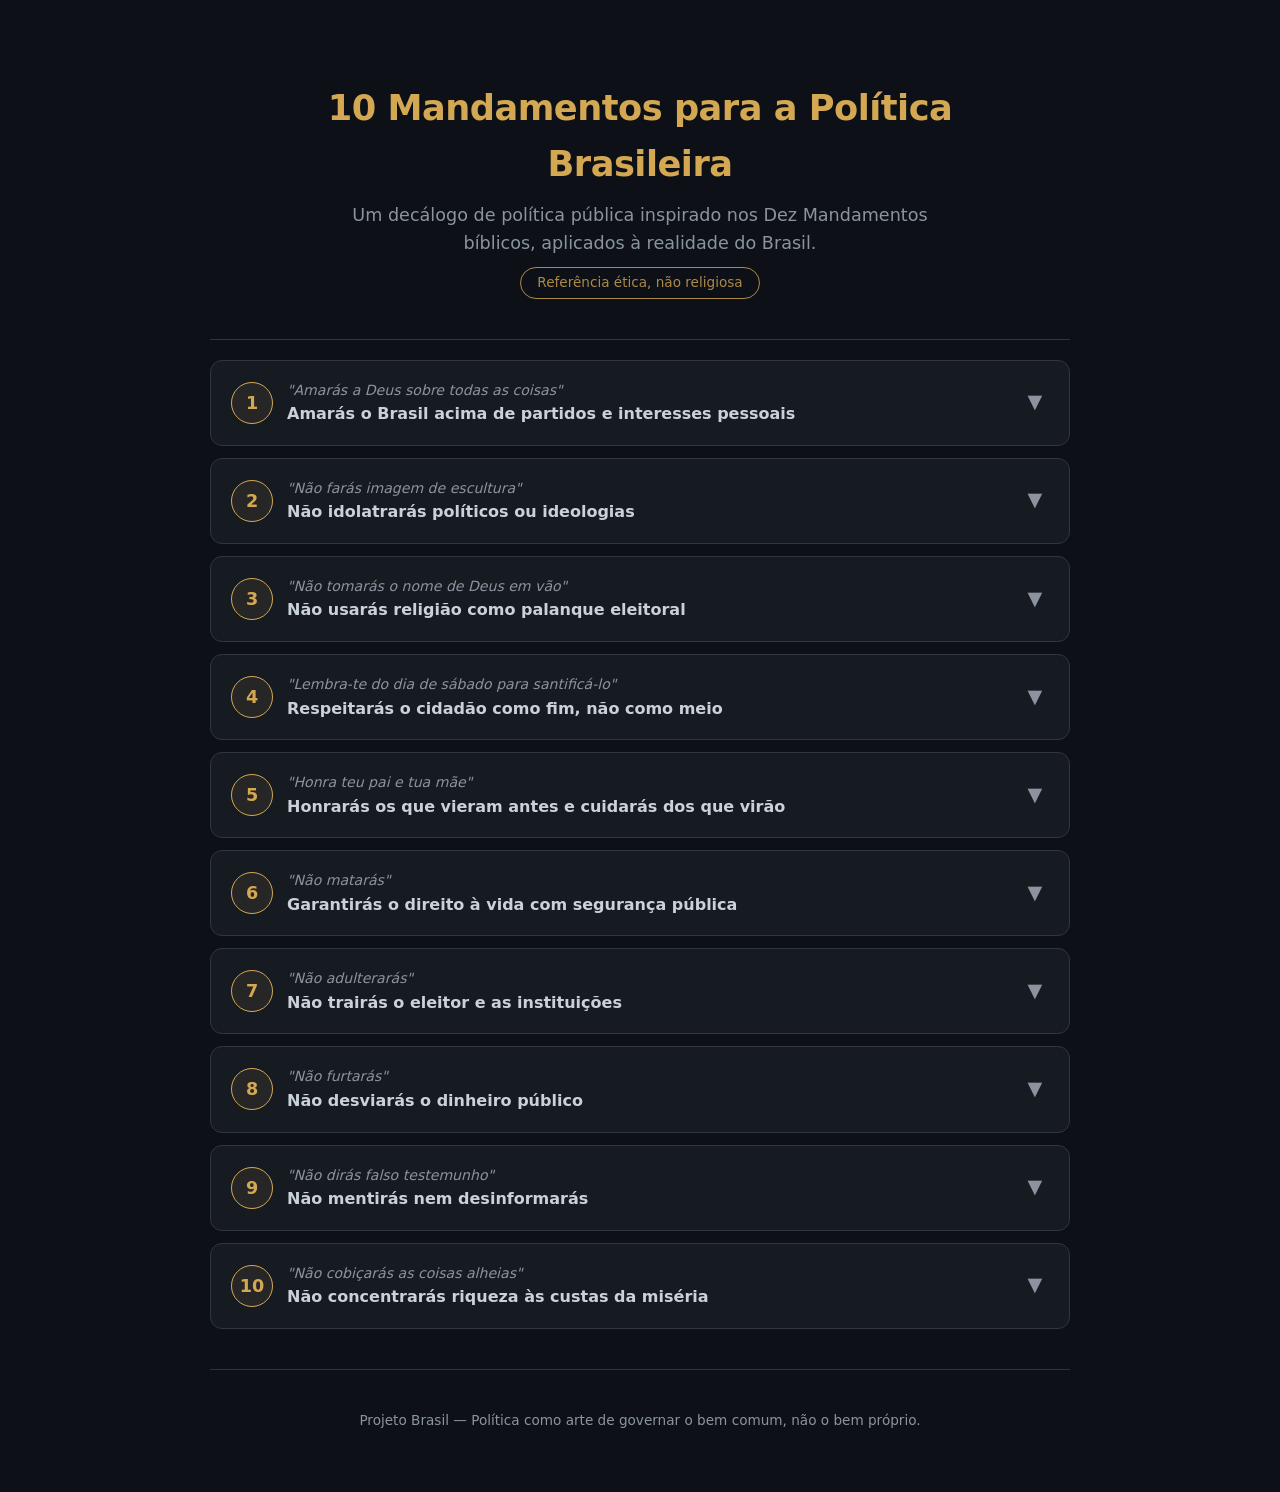
<file: index.html>
<!DOCTYPE html>
<html lang="pt-BR">
<head>
    <meta charset="UTF-8">
    <meta name="viewport" content="width=device-width, initial-scale=1.0">
    <title>10 Mandamentos para a Política Brasileira</title>
    <style>
        :root {
            --bg: #0d1117;
            --card: #161b22;
            --border: #30363d;
            --text: #c9d1d9;
            --muted: #8b949e;
            --gold: #d4a853;
            --gold-bg: rgba(212,168,83,0.08);
            --accent: #58a6ff;
            --accent-bg: rgba(88,166,255,0.06);
            --green: #3fb950;
            --red: #f85149;
            --radius: 12px;
        }
        * { margin: 0; padding: 0; box-sizing: border-box; }
        body {
            background: var(--bg);
            color: var(--text);
            font-family: 'Segoe UI', system-ui, -apple-system, sans-serif;
            line-height: 1.6;
            min-height: 100vh;
        }
        .container {
            max-width: 900px;
            margin: 0 auto;
            padding: 20px;
        }
        header {
            text-align: center;
            padding: 60px 20px 40px;
            border-bottom: 1px solid var(--border);
            margin-bottom: 20px;
        }
        header h1 {
            font-size: 2.2em;
            color: var(--gold);
            letter-spacing: -0.5px;
            margin-bottom: 8px;
        }
        header p {
            color: var(--muted);
            font-size: 1.1em;
            max-width: 600px;
            margin: 0 auto;
        }
        header .biblical {
            display: inline-block;
            margin-top: 10px;
            padding: 4px 16px;
            border: 1px solid var(--gold);
            border-radius: 20px;
            color: var(--gold);
            font-size: 0.85em;
            opacity: 0.8;
        }

        /* Mandamento card */
        .mandamento {
            margin-bottom: 12px;
            border: 1px solid var(--border);
            border-radius: var(--radius);
            background: var(--card);
            overflow: hidden;
            transition: border-color 0.3s;
        }
        .mandamento:hover { border-color: #484f58; }
        .mandamento.open { border-color: var(--gold); }

        .mandamento-header {
            display: flex;
            align-items: center;
            padding: 18px 20px;
            cursor: pointer;
            user-select: none;
            gap: 14px;
            transition: background 0.2s;
        }
        .mandamento-header:hover { background: var(--gold-bg); }

        .numeral {
            width: 42px; height: 42px;
            border-radius: 50%;
            background: var(--gold-bg);
            border: 1px solid var(--gold);
            display: flex;
            align-items: center;
            justify-content: center;
            font-weight: 700;
            font-size: 1.1em;
            color: var(--gold);
            flex-shrink: 0;
        }
        .mandamento.open .numeral {
            background: var(--gold);
            color: var(--bg);
        }

        .mandamento-title {
            flex: 1;
            min-width: 0;
        }
        .mandamento-title .biblical {
            font-size: 0.88em;
            color: var(--muted);
            font-style: italic;
            display: block;
            white-space: nowrap;
            overflow: hidden;
            text-overflow: ellipsis;
        }
        .mandamento-title .secular {
            font-size: 1em;
            font-weight: 600;
            color: var(--text);
            display: block;
        }
        .mandamento.open .mandamento-title .secular { color: var(--gold); }

        .arrow {
            width: 28px; height: 28px;
            display: flex;
            align-items: center;
            justify-content: center;
            transition: transform 0.3s;
            color: var(--muted);
            font-size: 1.2em;
            flex-shrink: 0;
        }
        .mandamento.open .arrow { transform: rotate(180deg); color: var(--gold); }

        .mandamento-body {
            max-height: 0;
            overflow: hidden;
            transition: max-height 0.5s ease;
        }
        .mandamento.open .mandamento-body {
            max-height: 99999px; /* large enough */
        }
        .mandamento-content {
            padding: 0 20px 20px 76px;
            color: var(--muted);
            font-size: 0.95em;
        }
        .btn-ver-mais {
            display: inline-block;
            margin-top: 8px;
            padding: 6px 16px;
            background: transparent;
            border: 1px solid var(--gold);
            color: var(--gold);
            border-radius: 20px;
            font-size: 0.82em;
            cursor: pointer;
            text-decoration: none;
            transition: all 0.2s;
        }
        .btn-ver-mais:hover {
            background: var(--gold);
            color: var(--bg);
        }
        .mandamento-content .intro {
            margin-bottom: 16px;
            color: #a5acb8;
            line-height: 1.7;
        }

        /* Sub-item (level 2) */
        .subitem {
            margin-bottom: 6px;
            border: 1px solid var(--border);
            border-radius: 8px;
            background: #0d1117;
            overflow: hidden;
        }
        .subitem-header {
            display: flex;
            align-items: center;
            padding: 12px 14px;
            cursor: pointer;
            user-select: none;
            gap: 8px;
            transition: background 0.2s;
        }
        .subitem-header:hover { background: var(--accent-bg); }
        .subitem.open .subitem-header { background: var(--accent-bg); }
        .subitem.open { border-color: var(--accent); }

        .subitem-icon {
            font-size: 0.85em;
            color: var(--accent);
            flex-shrink: 0;
        }
        .subitem-text {
            flex: 1;
            font-size: 0.92em;
            color: #b1bac4;
            font-weight: 500;
            line-height: 1.4;
        }
        .subitem.open .subitem-text { color: var(--accent); }

        .subitem-arrow {
            font-size: 0.8em;
            color: var(--muted);
            transition: transform 0.3s;
            flex-shrink: 0;
        }
        .subitem.open .subitem-arrow { transform: rotate(180deg); color: var(--accent); }

        .subitem-body {
            max-height: 0;
            overflow: hidden;
            transition: max-height 0.4s ease;
        }
        .subitem.open .subitem-body { max-height: 99999px; }
        .subitem-detail {
            padding: 0 14px 14px 34px;
            color: var(--muted);
            font-size: 0.9em;
            line-height: 1.7;
            border-top: 1px solid rgba(48,54,61,0.5);
            padding-top: 12px;
            margin-top: 0;
        }

        /* Nested sub-sub-items */
        .subsubitem {
            margin-bottom: 4px;
            border-left: 2px solid var(--border);
            padding: 6px 0 6px 12px;
        }
        .subsubitem strong {
            color: var(--green);
            display: block;
            margin-bottom: 3px;
            font-size: 0.88em;
        }
        .subsubitem p {
            color: var(--muted);
            font-size: 0.85em;
            margin: 0;
            line-height: 1.6;
        }

        footer {
            text-align: center;
            padding: 40px 20px;
            color: var(--muted);
            font-size: 0.85em;
            border-top: 1px solid var(--border);
            margin-top: 40px;
        }

        @media (max-width: 600px) {
            .mandamento-content { padding: 0 12px 12px 50px; }
            header h1 { font-size: 1.5em; }
            .numeral { width: 34px; height: 34px; font-size: 0.95em; }
        }
    </style>
</head>
<body>
<div class="container">

<header>
    <h1>10 Mandamentos para a Política Brasileira</h1>
    <p>Um decálogo de política pública inspirado nos Dez Mandamentos bíblicos, aplicados à realidade do Brasil.</p>
    <span class="biblical">Referência ética, não religiosa</span>
</header>

<div id="mandamentos"></div>

<footer>
    Projeto Brasil &mdash; Política como arte de governar o bem comum, não o bem próprio.
</footer>

</div>

<script>
const mandamentos = [
    {
        num: 1,
        biblical: "Amarás a Deus sobre todas as coisas",
        secular: "Amarás o Brasil acima de partidos e interesses pessoais",
        intro: "O político deve lealdade ao país e ao povo, não ao partido, ao lobby ou ao próprio bolso. O primeiro mandamento bíblico estabelece a primazia de Deus sobre qualquer outro vínculo — e se há algo que a política brasileira demonstra é que os vínculos partidários, corporativos e financeiros sempre falaram mais alto que o interesse do país.",
        items: [
            {
                title: "Fim do fundo partidário — \"Partido se mantém com apoio popular, não com imposto do povo\"",
                detail: "Criado em 1965, o fundo partidário distribuiu R$ 1,2 bilhão em 2024. O Brasil tem 29 partidos registrados no TSE, mas menos de metade tem representação real no Congresso. Muitos são \"partidos de balcão\" — existem apenas para vender tempo de TV e alugar legenda. Solução: extinção total. Partidos se mantêm com contribuições voluntárias de filiados. Um partido que não convence nem seus militantes a contribuir não tem razão de existir."
            },
            {
                title: "Fim do fundão eleitoral — \"Dinheiro de hospital não financia santinho\"",
                detail: "Criado em 2017, o Fundo Especial de Financiamento de Campanha distribui R$ 5 bilhões por eleição. Esse valor equivale ao orçamento anual de 10 hospitais de grande porte ou 50.000 salários de professor. O fundão banca santinhos, jingles e cabos eleitorais — e o contribuinte paga a campanha de todos os candidatos, goste ou não. Solução: extinção total."
            },
            {
                title: "Teto de gastos por candidato — \"Não se compra eleição com dinheiro público nem privado\"",
                detail: "Hoje o teto para Deputado Federal é R$ 3,5 milhões. Na prática, quem gasta mais contrata mais marqueteiros e abafa os concorrentes. Proposta: teto único de R$ 300.000 para todos os candidatos ao mesmo cargo — suficiente para material gráfico e redes sociais. Quem gasta R$ 3,5 milhões não representa o povo, representa quem bancou a campanha."
            },
            {
                title: "Doações apenas de pessoas físicas com limite — \"Empresas não votam, pessoas votam\"",
                detail: "A doação empresarial foi proibida pelo STF em 2015 (ADI 4.650), mas surgiram brechas: doações ocultas via partido, caixa 2 via gráficas superfaturadas e 'jabutis'. Solução: doações exclusivamente de pessoas físicas, limite de 1 salário mínimo por CPF, registro eletrônico em tempo real no site do TSE."
            },
            {
                title: "Candidatura avulsa — \"Se o mandamento é amar o Brasil acima de partidos, por que o partido é obrigatório?\"",
                detail: "A CF/88 (art. 14, §3º, V) exige filiação partidária para ser candidato. Na prática, obriga o cidadão a se curvar a um cacique partidário. A candidatura independente exige comprovação de apoio popular (2% do eleitorado do distrito com verificação biométrica) e plataforma registrada em cartório. Se eleito, vota por consciência, não por ordem de líder partidário."
            },
            {
                title: "Voto facultativo consciente — \"Cidadania não se exerce com multa de R$ 3,51\"",
                detail: "O voto obrigatório produz um eleitorado que vota por medo da multa, não por consciência. 40% dos eleitores não lembram em quem votaram (Datafolha). A qualidade da democracia se mede pelo engajamento consciente. Países com voto facultativo (EUA, Reino Unido, França, Alemanha) são igualmente democráticos."
            }
        ]
    },
    {
        num: 2,
        biblical: "Não farás imagem de escultura",
        secular: "Não idolatrarás políticos ou ideologias",
        intro: "Político não é salvador da pátria, é funcionário público com mandato revogável. O povo não deve culto a ninguém.",
        items: [
            {
                title: "Voto distrital misto — modelo alemão",
                detail: "50% dos parlamentares eleitos por distrito geográfico (o eleitor conhece e cobra seu representante local), 50% por lista partidária. Fim do deputado 'sem rosto'. O sistema atual permite que um puxador de votos com 50.000 votos eleja outros com apenas 500 votos. O distrital torna o mandato pessoal e cobrável."
            },
            {
                title: "Recall de mandato",
                detail: "O eleitor que colocou o político no cargo pode tirá-lo antes do fim do mandato, mediante abaixo-assinado. Se o Executivo pode sofrer impeachment, por que o povo não pode demitir um Deputado que traiu seus eleitores?"
            },
            {
                title: "Mandato limitado a 8 anos no mesmo cargo",
                detail: "Ninguém deve fazer carreira vitalícia em um único cargo eletivo. Renovação obrigatória da política. Soma de mandatos no mesmo cargo não pode ultrapassar 8 anos."
            }
        ]
    },
    {
        num: 3,
        biblical: "Não tomarás o nome de Deus em vão",
        secular: "Não usarás religião como palanque eleitoral",
        intro: "Deus não tem partido e fé não se vota. O terceiro mandamento proíbe usar o nome de Deus para fins vãos — e não há uso mais vão do que transformá-lo em cabo eleitoral.",
        items: [
            {
                title: "Estado laico efetivo — art. 19, I, CF/88",
                detail: "A Constituição veda à União e Estados 'estabelecer cultos religiosos ou manter com eles relações de dependência'. Na prática, o Congresso abre com oração obrigatória, repartições exibem crucifixos, e feriados seguem o calendário católico — enquanto terreiros são fechados por fiscais municipais."
            },
            {
                title: "Proibição de campanha eleitoral em templos",
                detail: "Púlpito não é palanque. Multa de R$ 100 mil por ocorrência para o candidato e para a instituição religiosa. O templo que quiser fazer debate político deve convidar todos os candidatos com regras iguais."
            },
            {
                title: "Criminalização do discurso de ódio religioso",
                detail: "STF ADO 26/2019 equiparou homofobia ao crime de racismo. O discurso religioso que incita violência ou intolerância é crime — não opinião. Fé se prega com amor, não com ódio."
            },
            {
                title: "Fim da isenção fiscal para igrejas que fazem política partidária",
                detail: "Igrejas deixam de pagar R$ 5 a R$ 8 bilhões/ano em impostos. Instituição religiosa com receita acima de R$ 1 milhão/ano deve publicar balanço contábil auditado. Uso do dízimo para campanha política, jatinho ou mansão = estelionato religioso."
            }
        ]
    },
    {
        num: 4,
        biblical: "Lembra-te do dia de sábado para santificá-lo",
        secular: "Respeitarás o cidadão como fim, não como meio",
        intro: "O trabalhador não é insumo descartável do capital. Descanso, família e lazer são direitos, não privilégios.",
        items: [
            {
                title: "Jornada de 40 horas semanais sem redução salarial",
                detail: "O Brasil parou nos anos 1980 (CF/88 fixou 44h). França (35h), Alemanha (38h) e Dinamarca (37h) provaram que menos horas não reduzem produtividade — aumentam qualidade de vida."
            },
            {
                title: "Fim da escala 6x1",
                detail: "Seis dias de trabalho para um de descanso é anacrônico. A escala ideal é 4x3 ou no máximo 5x2."
            },
            {
                title: "Direito à desconexão digital",
                detail: "Fora do horário de trabalho, patrão não manda mensagem. WhatsApp corporativo bloqueado após o expediente."
            },
            {
                title: "Moradia digna e reforma urbana",
                detail: "Brasil tem 6 milhões de famílias sem casa e 7 milhões de imóveis vazios (IBGE 2022). IPTU progressivo no tempo para imóvel ocioso (3x a 15x em 6 anos). Desapropriação após 5 anos com pagamento em títulos. MCMV a no máximo 2 km de estação de metrô/trem."
            },
            {
                title: "Regulamentação rigorosa das bets",
                detail: "Proibição de publicidade em TV e estádios. Proibido uso de cartão de crédito e Pix crédito. Limite de perda de 5% da renda líquida. Imposto de 50% sobre receita bruta destinado ao SUS para tratamento de dependentes."
            }
        ]
    },
    {
        num: 5,
        biblical: "Honra teu pai e tua mãe",
        secular: "Honrarás os que vieram antes e cuidarás dos que virão",
        intro: "Uma nação que abandona seus idosos e despreza seus professores não tem passado nem futuro.",
        items: [
            {
                title: "Reforma da previdência justa (não confiscatória)",
                detail: "Fim da DRU que desvia dinheiro da seguridade social para superávit primário. Idade mínima progressiva, mas sem exigir 40 anos de contribuição de quem começou a trabalhar aos 14."
            },
            {
                title: "Piso salarial do professor: R$ 6.000 (educação básica)",
                detail: "Professor no Brasil ganha menos que motorista de aplicativo. Países com melhor educação (Finlândia, Coreia do Sul) pagam salários dignos e atraem os melhores cérebros para a sala de aula."
            },
            {
                title: "Programa nacional de cuidado integral ao idoso",
                detail: "Centros-dia públicos, cuidadores domiciliares pelo SUS, prioridade real em filas de exames e cirurgias."
            }
        ]
    },
    {
        num: 6,
        biblical: "Não matarás",
        secular: "Garantirás o direito à vida com segurança pública",
        intro: "A omissão do Estado também mata. E o excesso do Estado mata ainda mais.",
        items: [
            {
                title: "Polícia Nacional unificada de ciclo completo",
                detail: "Fim da divisão artificial entre PM (ostensiva) e Polícia Civil (judiciária). Policial de carreira faz patrulhamento e investigação. 27 PMs + 27 PCs viram uma única Polícia Estadual integrada."
            },
            {
                title: "Desmilitarização da PM e ingresso por engajamento (CLT)",
                detail: "Fim das patentes militares. Contratação CLT (não estatutário) com processo seletivo contínuo baseado em perfil psicológico e background check. Ensino médio, idade 21 a 45 anos. Salário inicial de R$ 8.000 líquidos. Concurso público só para cargos com graduação: Delegado, Perito, Médico Legista."
            },
            {
                title: "Câmera corporal obrigatória em todo território nacional",
                detail: "Todo agente em operação usa bodycam com gravação ininterrupta. Desligar/obstruir = presunção de má-fé e inversão do ônus da prova. Cambridge (2021): redução de 93% nas queixas de abuso. PM-SP: redução de 62% na letalidade."
            },
            {
                title: "Fim da guerra às drogas + cannabis medicinal e recreativa",
                detail: "28% dos presos por tráfico são primários com menos de 100g. Uso medicinal: NEJM (2017) comprova CBD reduz 39% de convulsões. Uso recreativo: JAMA (2023) — legalização não aumenta consumo adolescente. Canadá arrecadou US$ 15 bi em 5 anos."
            },
            {
                title: "Multas de trânsito proporcionais à renda",
                detail: "Modelo finlandês. Até R$ 20.000 líquidos = multa fixa. Acima = percentual da renda líquida (2% a 5,5%). Fórmula: Renda Líquida × alíquota da faixa, teto de 50 salários mínimos."
            }
        ]
    },
    {
        num: 7,
        biblical: "Não adulterarás",
        secular: "Não trairás o eleitor e as instituições",
        intro: "O mandato é um contrato de confiança com o povo. Rompê-lo é trair a democracia.",
        items: [
            {
                title: "Fim do foro privilegiado",
                detail: "Nenhuma autoridade é julgada por tribunal especial. O Deputado que rouba deve ser julgado pelo mesmo juiz que julga o cidadão que roubou um celular."
            },
            {
                title: "Fim da reeleição: mandato único de 5 anos",
                detail: "A reeleição foi criada por FHC em 1997 e transformou o governante em candidato perpétuo. Governa pensando na campanha e usa a máquina pública para se reeleger."
            },
            {
                title: "Prisão após condenação em segunda instância",
                detail: "Confirmada a culpa por um tribunal colegiado, a pena começa. Recursos infinitos ao STJ e STF garantem impunidade eterna."
            },
            {
                title: "Uso obrigatório de serviços públicos pelo político",
                detail: "SUS obrigatório, filhos em escola pública, transporte público, aposentadoria pelo INSS no teto do RGPS, moradia funcional de até 80m². Regra: se o serviço é ruim para o político, é ruim para o povo — e será consertado rapidamente."
            },
            {
                title: "Presença mínima de 70% no plenário + férias de 15 dias em junho e 30 em dezembro",
                detail: "Abaixo de 70% = perda do mandato. Férias como qualquer trabalhador. Faltas não justificadas = desconto de R$ 1.590/dia. Teto salarial de R$ 35.000 mensais brutos, sem nenhum benefício adicional."
            }
        ]
    },
    {
        num: 8,
        biblical: "Não furtarás",
        secular: "Não desviarás o dinheiro público",
        intro: "Cada real desviado é um leito de hospital que falta, uma merenda que não chega, um professor sem salário. Corrupção é crime contra a vida.",
        items: [
            {
                title: "Corrupção como crime hediondo e inafiançável",
                detail: "Lei 8.072/90. Progressão de regime só após 2/3 da pena. Sem saidinhas, indulto ou graça. Perda automática do mandato e inelegibilidade perpétua. Imprescritível."
            },
            {
                title: "Fim dos penduricalhos — \"Contracheque em uma folha A4\"",
                detail: "Extintos: auxílio-paletó, cota parlamentar abusiva (R$ 40-100 mil+/mês), 13º/14º/15º salários, aposentadoria vitalícia para ex-Presidentes, carro blindado, passaporte diplomático para parentes. Uma linha de vencimento líquido."
            },
            {
                title: "Reestatização de serviços essenciais e monopólios naturais",
                detail: "Água, saneamento, energia, gás, ferrovias e correios não podem ser privatizados. Se forem: controle 51% de brasileiro nato, capital fechado, sem abertura em bolsa."
            },
            {
                title: "Terras raras e minerais estratégicos — soberania mineral",
                detail: "Brasil tem a 2ª maior reserva de terras raras do mundo. Nióbio: 98% das reservas mundiais vendido bruto a US$ 25/kg, revendido processado a US$ 500/kg. EBRARME: estatal 100% da União, transferência de tecnologia obrigatória, exportação só de produto processado."
            },
            {
                title: "Soberania digital e software público",
                detail: "NuvBR (nuvem soberana do Serpro). Prioridade a software livre em licitações. ComunicaBR (mensageria oficial open source). Todo código governamental publicado como open source."
            },
            {
                title: "MobilizaBR — aplicativo público de mobilidade",
                detail: "Taxa máxima de 10% para o motorista (Uber cobra 25-40%). Dados em servidor brasileiro. Preço dinâmico com teto de 1,5x. Integrado ao transporte público. Concorrência pública contra duopólio privado."
            }
        ]
    },
    {
        num: 9,
        biblical: "Não dirás falso testemunho",
        secular: "Não mentirás nem desinformarás",
        intro: "A mentira na política mata a confiança, mata a democracia e, no caso das fake news sobre vacinas e saúde, mata pessoas.",
        items: [
            {
                title: "Responsabilização criminal de fake news em massa",
                detail: "Quem financia robôs, impulsiona mentiras e cria gabinetes de ódio responde criminalmente. Liberdade de expressão não é liberdade de intoxicar."
            },
            {
                title: "Educação midiática obrigatória no ensino fundamental e médio",
                detail: "Crianças aprendem a identificar fake news, checar fontes e entender vieses algorítmicos. Um povo que não sabe ler as entrelinhas da internet é presa fácil de populistas."
            },
            {
                title: "Regulação de plataformas digitais com transparência algorítmica",
                detail: "Big techs lucram com o caos — o algoritmo empurra ódio porque gera mais engajamento. Obrigação de auditoria externa independente nos algoritmos. Responsabilização por danos coletivos causados por conteúdo impulsionado."
            }
        ]
    },
    {
        num: 10,
        biblical: "Não cobiçarás as coisas alheias",
        secular: "Não concentrarás riqueza às custas da miséria",
        intro: "O Brasil não é um país pobre — é um país profundamente desigual. O 1% mais rico concentra 28% da renda nacional. Isso não é acidente, é projeto.",
        items: [
            {
                title: "Reforma tributária progressiva: fim do imposto sobre consumo, imposto sobre retirada de capital",
                detail: "Fim de ICMS, IPI, ISS, PIS/COFINS sobre cesta básica e produtos essenciais. Criado o IRC (Imposto sobre Retirada de Capital): retirada acima de 20% do lucro líquido anual de empresa com faturamento > R$ 200 mil/mês paga de 15% a 40%. Isenção total para reinvestimento e abertura de novas empresas."
            },
            {
                title: "IR sobre renda passiva acima de R$ 50 mil/mês — alíquota fixa de 27,5%",
                detail: "Aluguéis, dividendos, JCP, ganhos de capital: tudo somado. Acima de R$ 50.001/mês, todo o valor tributado a 27,5% fixo, sem progressividade. Isenção até R$ 50 mil/mês protege o pequeno investidor."
            },
            {
                title: "Tributação de dividendos + Imposto sobre Grandes Fortunas",
                detail: "Brasil é um dos únicos países que não tributam dividendos. IGF previsto no art. 153, VII, CF/88 há 38 anos: patrimônio acima de R$ 20 milhões paga 0,5% a 2% ao ano."
            },
            {
                title: "Fim do teto de gastos para saúde, educação, pesquisa e segurança",
                detail: "EC 95/2016 congelou gastos por 20 anos. SUS perdeu R$ 22 bi (2016-2022). CNPq e Capes: corte de 70%. 7.000 pesquisadores emigraram. Teto de gastos é teto de vidas."
            },
            {
                title: "Reindustrialização da cadeia alimentar + cota de retenção",
                detail: "Brasil importa 85% dos fertilizantes. Cota de 20% da produção nacional fica no mercado interno a preço de custo + 15%. Produtor que industrializa no Brasil é isento da cota."
            },
            {
                title: "Bioeconomia e política ambiental — \"Amazônia vale mais em pé\"",
                detail: "Crédito de carbono: 70% da receita para estados da Amazônia, com Renda Florestal de R$ 500/ha/ano para famílias. BioBrasil: patentes da biodiversidade. EcoTur: pousadas públicas. Conversão de garimpeiro em fiscal ou cooperativado."
            }
        ]
    }
];

function render() {
    const container = document.getElementById('mandamentos');
    container.innerHTML = mandamentos.map(m => {
        const itemsHtml = m.items.map((item, i) => {
            return `
            <div class="subitem" data-m="${m.num}-${i}">
                <div class="subitem-header" onclick="toggleSub(event, '${m.num}-${i}')">
                    <span class="subitem-icon">▸</span>
                    <span class="subitem-text">${item.title}</span>
                    <span class="subitem-arrow">▼</span>
                </div>
                <div class="subitem-body">
                    <div class="subitem-detail">${item.detail || ''}</div>
                </div>
            </div>`;
        }).join('');

        return `
        <div class="mandamento" data-m="${m.num}">
            <div class="mandamento-header" onclick="toggle(event, ${m.num})">
                <div class="numeral">${m.num}</div>
                <div class="mandamento-title">
                    <span class="biblical">"${m.biblical}"</span>
                    <span class="secular">${m.secular}</span>
                </div>
                <div class="arrow">▼</div>
            </div>
            <div class="mandamento-body">
                <div class="mandamento-content">
                    <p class="intro">${m.intro}</p>
                    ${itemsHtml}
                    <a href="mandamento.html?m=${m.num}" class="btn-ver-mais">Ver papiro completo →</a>
                </div>
            </div>
        </div>`;
    }).join('');
}

function toggle(event, num) {
    const el = document.querySelector(`.mandamento[data-m="${num}"]`);
    const wasOpen = el.classList.contains('open');

    // Close all mandamentos
    document.querySelectorAll('.mandamento').forEach(m => m.classList.remove('open'));
    // Close all subitems
    document.querySelectorAll('.subitem').forEach(s => s.classList.remove('open'));

    // If it wasn't open, open it
    if (!wasOpen) el.classList.add('open');
}

function toggleSub(event, key) {
    event.stopPropagation();
    const el = document.querySelector(`.subitem[data-m="${key}"]`);
    el.classList.toggle('open');
}

render();
</script>
</body>
</html>
</file>
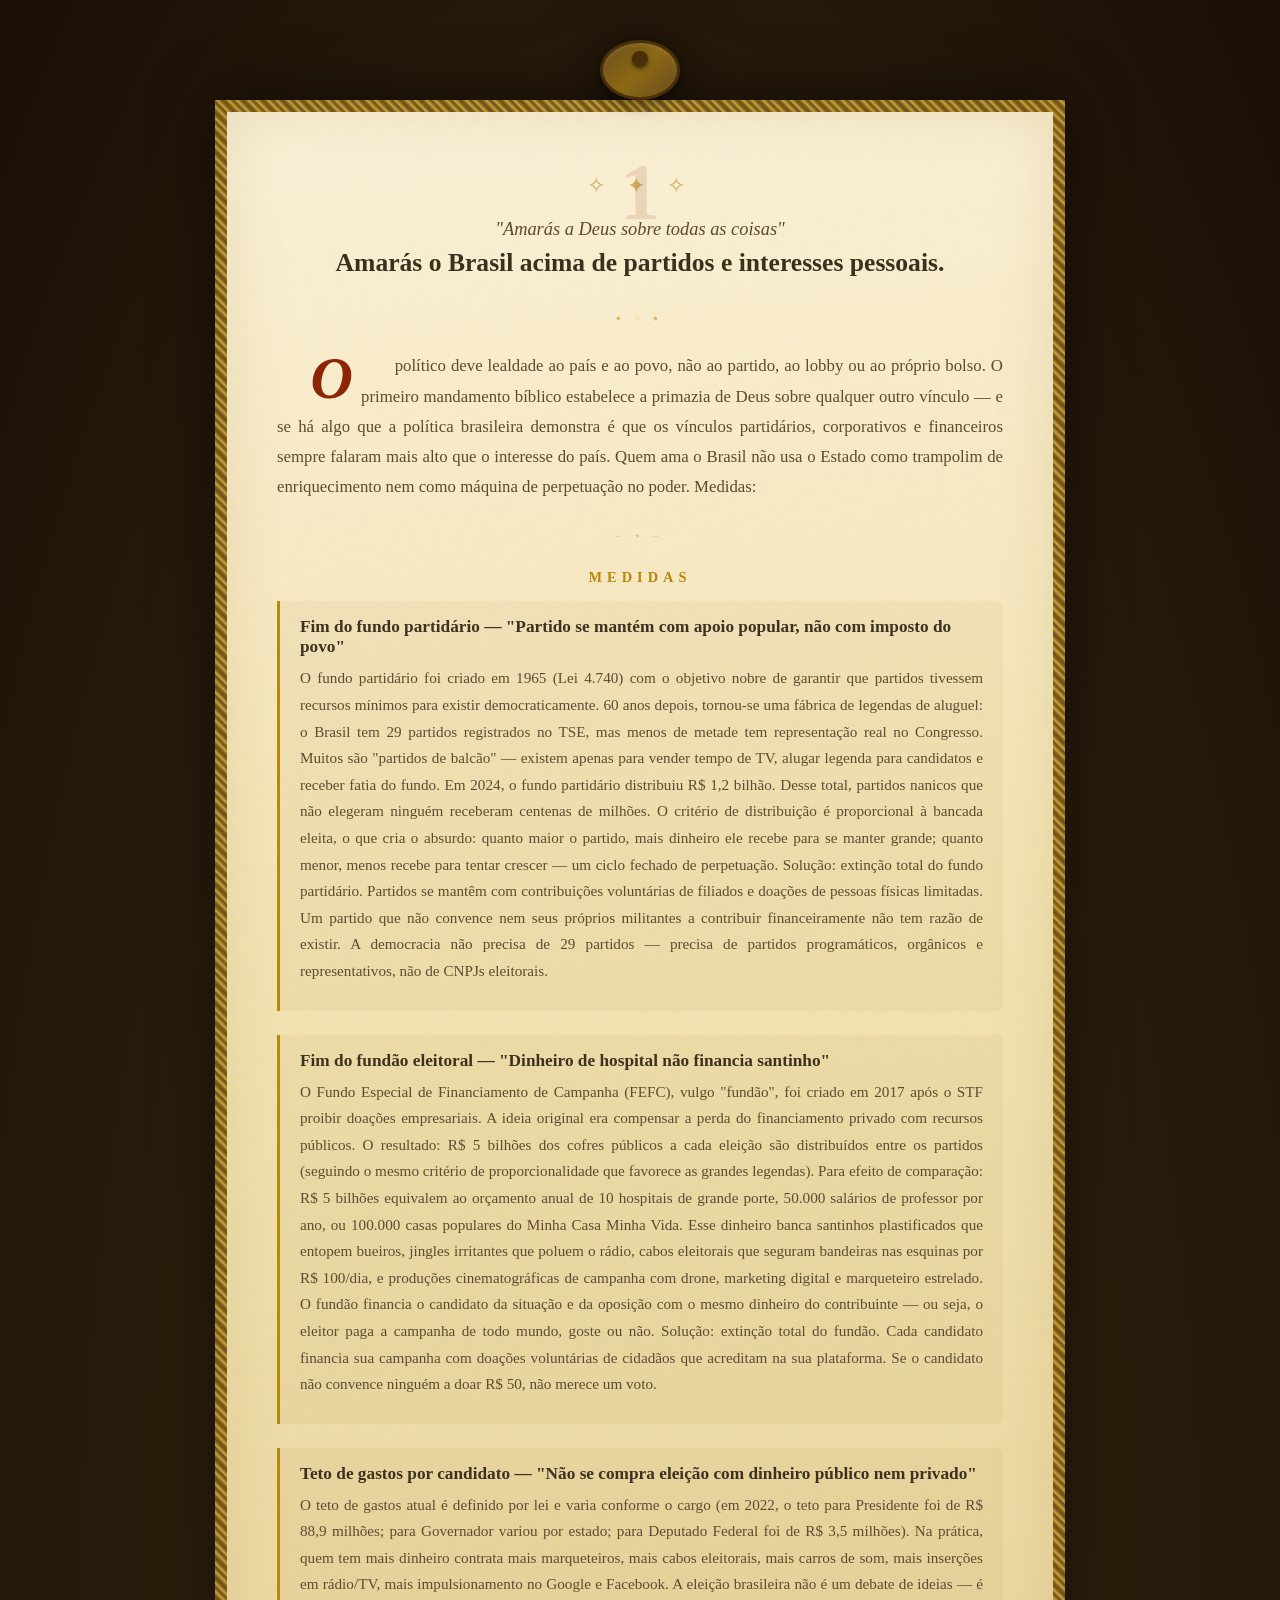
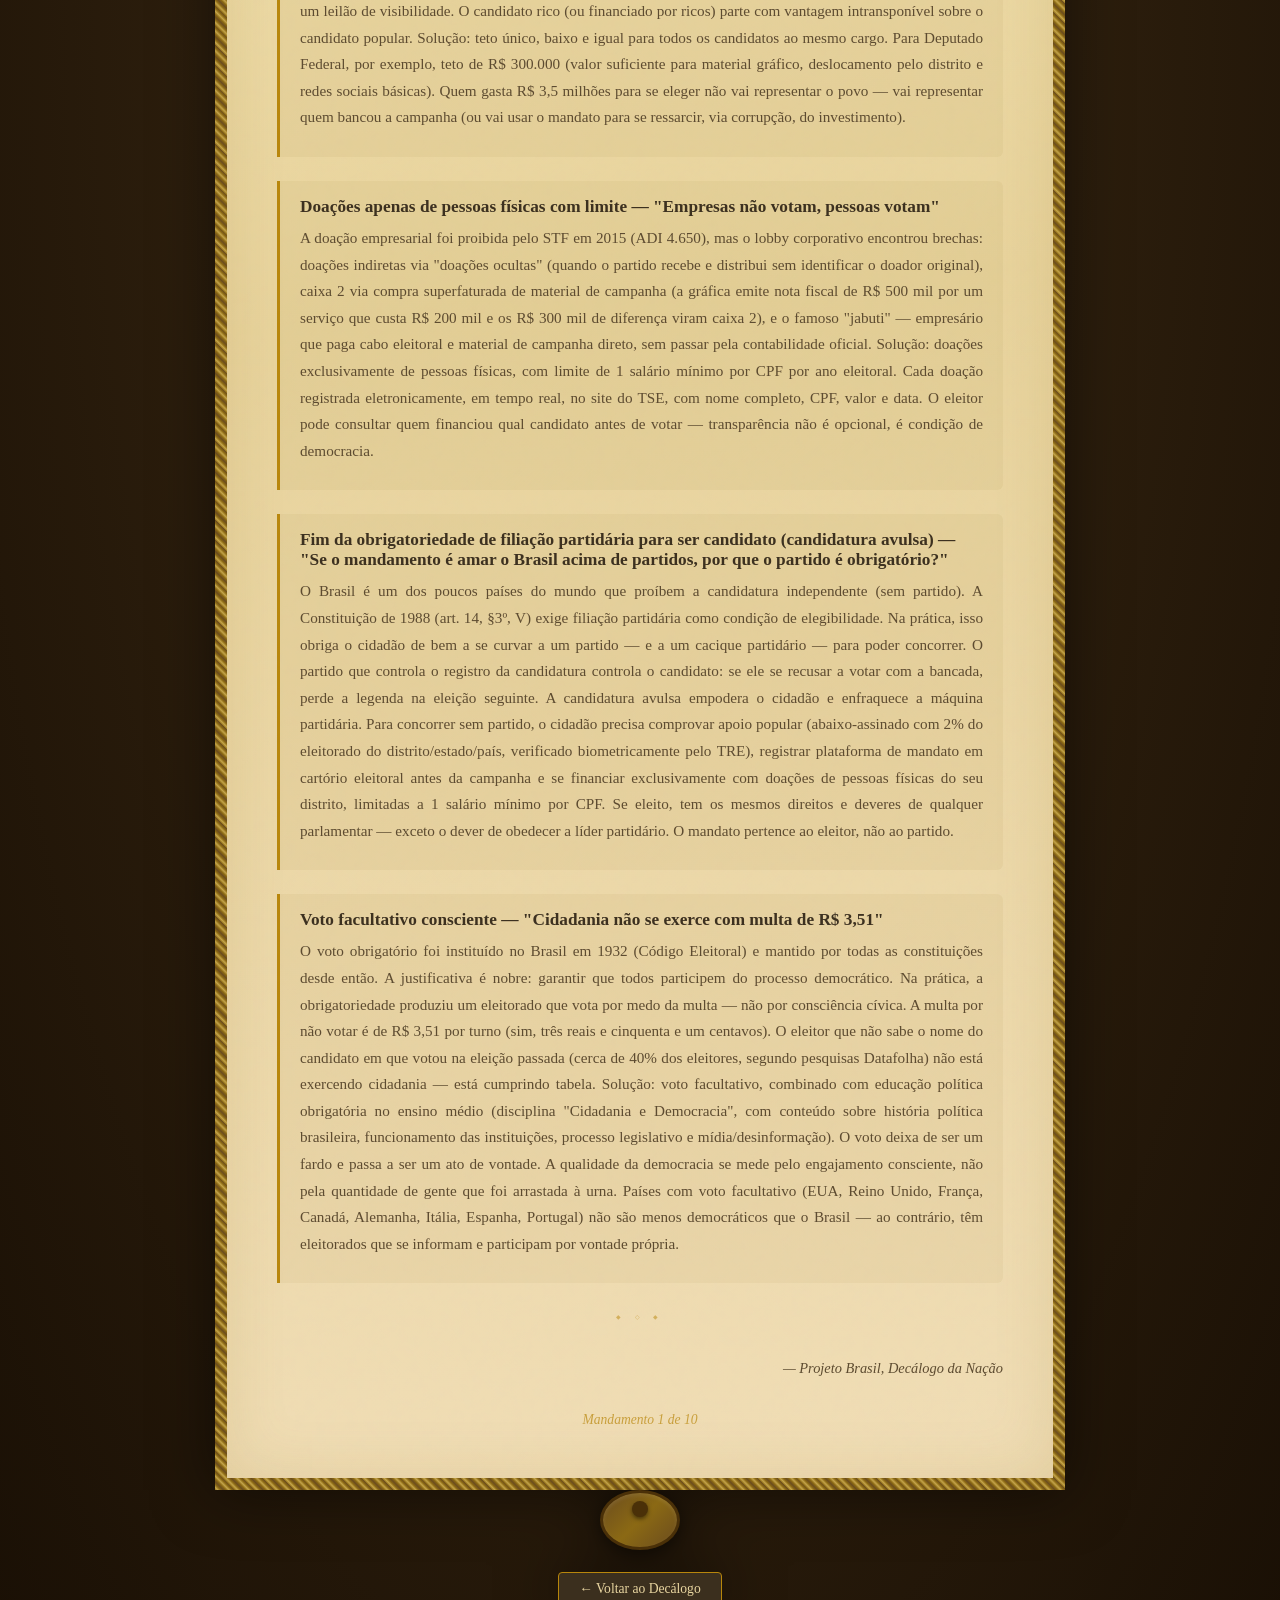
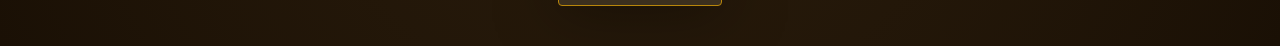
<file: mandamento.html>
<!DOCTYPE html>
<html lang="pt-BR">
<head>
    <meta charset="UTF-8">
    <meta name="viewport" content="width=device-width, initial-scale=1.0">
    <title>Papiro do Mandamento</title>
    <style>
        :root {
            --parchment-light: #f5e6c8;
            --parchment: #e8d5a0;
            --parchment-dark: #d4bc7c;
            --ink: #3b2f1e;
            --ink-light: #5c4a2f;
            --gold: #b8860b;
            --red: #8b2500;
        }
        * { margin: 0; padding: 0; box-sizing: border-box; }

        body {
            background: #2c1f0e;
            background-image: radial-gradient(ellipse at center, #3d2b14 0%, #1a1005 100%);
            min-height: 100vh;
            display: flex;
            justify-content: center;
            padding: 40px 20px;
            font-family: 'Georgia', 'Times New Roman', serif;
        }

        .scroll-container {
            position: relative;
            max-width: 850px;
            width: 100%;
            filter: drop-shadow(0 0 30px rgba(0,0,0,0.5));
        }

        .scroll-top, .scroll-bottom {
            height: 60px;
            background: linear-gradient(135deg, #6b4c1e, #8b6914, #6b4c1e);
            border-radius: 50%;
            margin: 0 auto;
            width: 80px;
            position: relative;
            z-index: 2;
            box-shadow: 0 4px 15px rgba(0,0,0,0.4), inset 0 2px 4px rgba(255,255,255,0.1);
            border: 3px solid #4a3008;
        }
        .scroll-top::after, .scroll-bottom::after {
            content: '';
            position: absolute;
            top: 8px; left: 50%;
            transform: translateX(-50%);
            width: 16px; height: 16px;
            background: #4a3008;
            border-radius: 50%;
            box-shadow: 0 2px 4px rgba(0,0,0,0.5);
        }

        .parchment {
            background: linear-gradient(175deg, #faf0d7 0%, #f2e2b0 30%, #e8d39c 60%, #f0ddb5 100%);
            border: 12px solid;
            border-image: repeating-linear-gradient(
                45deg,
                #8b6914 0px, #c4a44a 2px, #8b6914 4px, #6b4c1e 6px,
                #8b6914 8px, #c4a44a 10px, #8b6914 12px, #6b4c1e 14px
            ) 12;
            padding: 60px 50px 50px;
            position: relative;
            z-index: 1;
            box-shadow: inset 0 0 60px rgba(139,105,20,0.15);
        }

        .parchment::before {
            content: '';
            position: absolute;
            top: 0; left: 0; right: 0; bottom: 0;
            background: url("data:image/svg+xml,%3Csvg viewBox='0 0 100 100' xmlns='http://www.w3.org/2000/svg'%3E%3Cfilter id='noise'%3E%3CfeTurbulence type='fractalNoise' baseFrequency='0.8' numOctaves='4' stitchTiles='stitch'/%3E%3C/filter%3E%3Crect width='100%25' height='100%25' filter='url(%23noise)' opacity='0.04'/%3E%3C/svg%3E");
            opacity: 0.5;
            pointer-events: none;
        }

        .parchment-ornament-top {
            text-align: center;
            color: var(--gold);
            font-size: 1.4em;
            margin-bottom: 20px;
            letter-spacing: 8px;
            opacity: 0.6;
        }

        .mandamento-numeral {
            text-align: center;
            font-size: 5em;
            font-weight: bold;
            color: var(--red);
            opacity: 0.12;
            line-height: 1;
            position: absolute;
            left: 50%;
            transform: translateX(-50%);
            top: 40px;
            font-family: 'Georgia', serif;
        }

        .mandamento-header {
            text-align: center;
            margin-bottom: 35px;
            position: relative;
        }

        .mandamento-header .biblical {
            font-style: italic;
            color: var(--ink-light);
            font-size: 1.15em;
            display: block;
            margin-bottom: 6px;
        }

        .mandamento-header .secular {
            font-weight: bold;
            color: var(--ink);
            font-size: 1.6em;
            line-height: 1.3;
            display: block;
        }

        .divider {
            text-align: center;
            color: var(--gold);
            font-size: 0.3em;
            letter-spacing: 6px;
            margin: 30px 0;
            opacity: 0.5;
        }

        .intro-text {
            color: var(--ink-light);
            font-size: 1.05em;
            line-height: 1.8;
            text-align: justify;
            margin-bottom: 30px;
            text-indent: 2em;
        }
        .intro-text::first-letter {
            font-size: 3.5em;
            float: left;
            line-height: 0.8;
            padding-right: 8px;
            padding-top: 4px;
            color: var(--red);
            font-weight: bold;
            font-style: italic;
        }

        .medidas-label {
            text-align: center;
            font-size: 0.9em;
            text-transform: uppercase;
            letter-spacing: 5px;
            color: var(--gold);
            margin: 25px 0 15px;
            font-weight: bold;
        }

        .item-block {
            margin-bottom: 24px;
            padding: 16px 20px;
            background: rgba(139,105,20,0.06);
            border-left: 3px solid var(--gold);
            border-radius: 0 6px 6px 0;
        }

        .item-block h3 {
            color: var(--ink);
            font-size: 1.08em;
            margin-bottom: 8px;
            font-weight: bold;
        }

        .item-block p {
            color: var(--ink-light);
            font-size: 0.95em;
            line-height: 1.75;
            text-align: justify;
            margin-bottom: 8px;
        }
        .item-block p:last-child { margin-bottom: 0; }

        .sub-item {
            margin: 10px 0 10px 18px;
            padding: 8px 14px;
            background: rgba(139,105,20,0.04);
            border-left: 2px solid rgba(139,105,20,0.3);
            border-radius: 0 4px 4px 0;
        }

        .sub-item strong {
            color: var(--ink);
            display: block;
            margin-bottom: 4px;
            font-size: 0.92em;
        }

        .sub-item p {
            color: var(--ink-light);
            font-size: 0.9em;
            margin: 0;
        }

        .footnote {
            text-align: center;
            color: var(--gold);
            font-size: 0.85em;
            margin-top: 35px;
            font-style: italic;
            opacity: 0.7;
        }

        .btn-back {
            display: inline-block;
            margin-top: 12px;
            padding: 8px 20px;
            background: var(--ink);
            color: var(--parchment);
            text-decoration: none;
            border-radius: 4px;
            font-size: 0.85em;
            transition: all 0.2s;
            border: 1px solid var(--gold);
        }
        .btn-back:hover { background: var(--gold); color: var(--ink); }

        .signature-line {
            text-align: right;
            margin-top: 40px;
            font-style: italic;
            color: var(--ink-light);
            font-size: 0.9em;
        }

        @media (max-width: 700px) {
            .parchment { padding: 30px 20px 25px; }
            .mandamento-header .secular { font-size: 1.2em; }
            .mandamento-numeral { font-size: 3em; top: 25px; }
            .item-block { padding: 12px 14px; }
        }
    </style>
</head>
<body>
<div class="scroll-container">
    <div class="scroll-top"></div>
    <div class="parchment" id="parchment-content">
        <p style="text-align:center;color:var(--ink-light);padding:40px">Carregando...</p>
    </div>
    <div class="scroll-bottom"></div>
    <div style="text-align:center;margin-top:10px;">
        <a href="index.html" class="btn-back">← Voltar ao Decálogo</a>
    </div>
</div>

<script src="mandamentos-data.js"></script>
<script>
const params = new URLSearchParams(window.location.search);
const m = params.get('m') || '1';
const data = MANDAMENTOS_DATA;

function formatBody(text) {
    if (!text) return '';
    // Convert **bold** to <strong>
    let html = text.replace(/\*\*(.*?)\*\*/g, '<strong>$1</strong>');
    // Split by double newlines into paragraphs
    let paragraphs = html.split(/\n\n+/);
    let result = '';
    let inList = false;
    let inNumList = false;

    for (let i = 0; i < paragraphs.length; i++) {
        let p = paragraphs[i].trim();
        if (!p) continue;

        let lines = p.split('\n');

        // Check if this paragraph is a list (lines starting with "  - " or "  X. ")
        let isList = lines.length > 0 && lines[0].match(/^\s{2,4}-\s/);
        let isNumList = lines.length > 0 && lines[0].match(/^\s{2,4}\d+\.\s/);

        if (isList) {
            if (!inList) { result += '<ul style="margin:8px 0 8px 18px;padding:0;list-style-type:disc;">'; inList = true; }
            for (let line of lines) {
                let trimmed = line.replace(/^\s{2,4}-\s*/, '');
                result += `<li style="margin-bottom:6px;color:var(--ink-light);font-size:0.92em;line-height:1.7;">${trimmed}</li>`;
            }
        } else if (isNumList) {
            if (!inNumList) { result += '<ol style="margin:8px 0 8px 18px;padding:0;">'; inNumList = true; }
            for (let line of lines) {
                let trimmed = line.replace(/^\s{2,4}\d+\.\s*/, '');
                result += `<li style="margin-bottom:6px;color:var(--ink-light);font-size:0.92em;line-height:1.7;">${trimmed}</li>`;
            }
        } else {
            if (inList) { result += '</ul>'; inList = false; }
            if (inNumList) { result += '</ol>'; inNumList = false; }
            // Single paragraph
            result += `<p style="margin-bottom:10px;">${lines.join('<br>')}</p>`;
        }
    }
    if (inList) result += '</ul>';
    if (inNumList) result += '</ol>';
    return result;
}

function render() {
    const d = data[m] || data[1];
    document.title = `Mandamento ${d.num} — ${d.secular}`;

    const itemsHtml = d.items.map(item => `
        <div class="item-block">
            <h3>${item.title}</h3>
            ${formatBody(item.body)}
        </div>
    `).join('');

    const html = `
        <div class="mandamento-numeral">${d.num}</div>
        <div class="parchment-ornament-top">✧ ✦ ✧</div>
        <div class="mandamento-header">
            <span class="biblical">"${d.biblical}"</span>
            <span class="secular">${d.secular}</span>
        </div>
        <div class="divider">◆ ◇ ◆</div>
        <div class="intro-text">${d.intro}</div>
        <div class="divider">— ✦ —</div>
        <div class="medidas-label">Medidas</div>
        ${itemsHtml}
        <div class="divider">◆ ◇ ◆</div>
        <div class="signature-line">— Projeto Brasil, Decálogo da Nação</div>
        <div class="footnote">Mandamento ${d.num} de 10</div>
    `;

    document.getElementById('parchment-content').innerHTML = html;
}

render();
</script>
</body>
</html>
</file>
